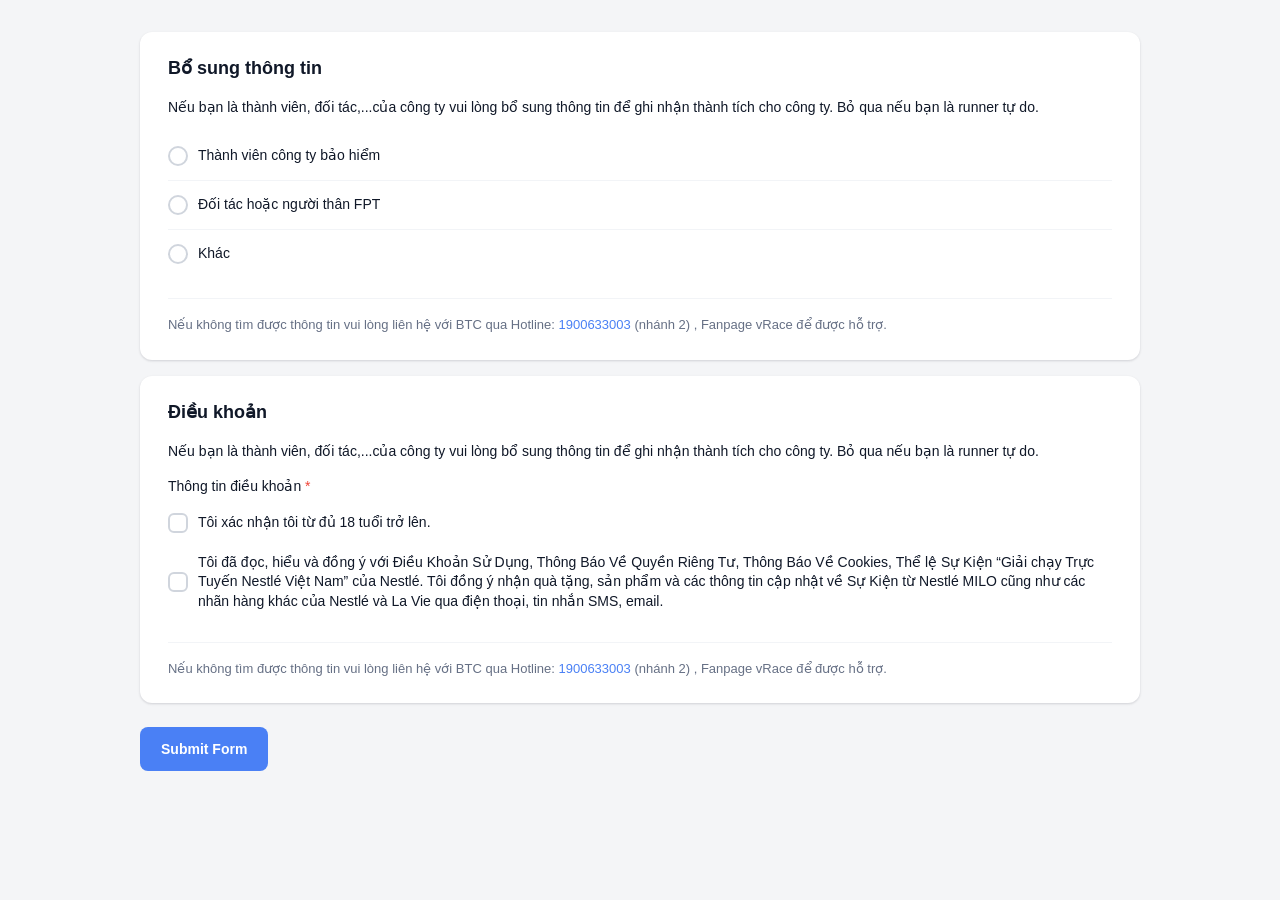
<file: example.html>
<!DOCTYPE html>
<html lang="vi">

<head>
  <meta charset="UTF-8" />
  <meta name="viewport" content="width=device-width, initial-scale=1.0" />

  <title>Dynamic Form Builder Plugin</title>

  <!-- jQuery -->
  <script src="https://code.jquery.com/jquery-3.6.0.min.js"></script>

  <!-- Form Renderer -->
  <script src="form-renderer.js"></script>

  <!-- Plugin CSS -->
  <link rel="stylesheet" href="styles.css" />

  <style>
    body {
      margin: 0;
      padding: 32px;
      background: #f4f5f7;
      font-family: Arial, sans-serif;
    }

    .demo-wrapper {
      max-width: 1000px;
      margin: 0 auto;
    }
  </style>
</head>

<body>

  <div class="demo-wrapper">
    <div class="dfb-wrapper">

      <form id="dynamic-form">
        <div id="dynamic-form-container"></div>

        <div style="margin-top: 24px;">
          <button type="button" id="btn-submit" class="dfb-button">
            Submit Form
          </button>
        </div>
      </form>

    </div>
  </div>

  <script>
    /* =========================================================
       MOCK API LOAD OPTIONS
    ========================================================= */
    function loadSelectOptions(sourceId, callback) {

      const sourceMap = {
        company_source: [
          { value: 'fpt_software', label: 'FPT Software' },
          { value: 'fpt_telecom', label: 'FPT Telecom' },
          { value: 'fpt_education', label: 'FPT Education' }
        ],

        relationship_source: [
          { value: 'partner', label: 'Đối tác' },
          { value: 'relative', label: 'Người thân' }
        ],

        // sourceId từ schema.json — Công ty thành viên trong nhánh "Đối tác hoặc người thân FPT"
        pYpgIJ4BzV6vPH2ttDCu: [
          { value: 'cty_a', label: 'Công ty A' },
          { value: 'cty_b', label: 'Công ty B' },
          { value: 'cty_c', label: 'Công ty C' }
        ]
      };

      setTimeout(function () {
        callback(sourceMap[sourceId] || []);
      }, 500);
    }

    /* =========================================================
       SCHEMA — Boxes format (từ schema.json)
    ========================================================= */
    const schema = [
      {
        "id": "box_1",
        "title": "Bổ sung thông tin",
        "rows": [
          {
            "id": "c_1778640964989_4",
            "variant": "Text",
            "label": "Description",
            "rowIndex": 0,
            "content": "Nếu bạn là thành viên, đối tác,...của công ty vui lòng bổ sung thông tin để ghi nhận thành tích cho công ty. Bỏ qua nếu bạn là runner tự do.",
            "textType": "p"
          },
          {
            "id": "c_1778640992275_6",
            "variant": "Radio",
            "label": "Thông tin thành viên",
            "rowIndex": 1,
            "name": "member_type",
            "description": "",
            "required": true,
            "disabled": false,
            "checked": false,
            "radioType": "component",
            "radioOptions": [
              {
                "label": "Thành viên công ty bảo hiểm",
                "value": "1",
                "components": [
                  {
                    "id": "c_1778641031968_8",
                    "variant": "Input",
                    "label": "Email",
                    "rowIndex": 0,
                    "name": "email",
                    "placeholder": "",
                    "description": "",
                    "required": true,
                    "disabled": false,
                    "value": ""
                  },
                  {
                    "id": "c_1778641040254_10",
                    "variant": "Select",
                    "label": "Công ty thành viên",
                    "rowIndex": 0,
                    "name": "company_type",
                    "placeholder": "",
                    "description": "",
                    "required": true,
                    "disabled": false,
                    "options": [
                      {
                        "label": "Công ty A",
                        "value": "cong_ty_a"
                      },
                      {
                        "label": "Công ty B",
                        "value": "cong_ty_b"
                      }
                    ]
                  }
                ]
              },
              {
                "label": "Đối tác hoặc người thân FPT",
                "value": "2",
                "components": [
                  {
                    "id": "c_1778641288700_12",
                    "variant": "Select",
                    "label": "Mối quan hệ",
                    "rowIndex": 0,
                    "name": "relationship_type",
                    "placeholder": "",
                    "description": "",
                    "required": true,
                    "disabled": false,
                    "options": [
                      {
                        "label": "Đối tác",
                        "value": "1"
                      },
                      {
                        "label": "Người thân",
                        "value": "2"
                      }
                    ]
                  },
                  {
                    "id": "c_1778641290192_14",
                    "variant": "Select",
                    "label": "Công ty thành viên",
                    "rowIndex": 0,
                    "name": "company_member",
                    "placeholder": "",
                    "description": "",
                    "required": false,
                    "disabled": false,
                    "options": [
                      {
                        "label": "Option 1",
                        "value": "Option 1"
                      }
                    ],
                    "sourceId": "pYpgIJ4BzV6vPH2ttDCu"
                  }
                ]
              },
              {
                "label": "Khác",
                "value": "3",
                "components": []
              }
            ]
          },
          {
            "id": "c_1779098552905_2",
            "variant": "HTML",
            "label": "Footer",
            "rowIndex": 2,
            "content": "Nếu không tìm được thông tin vui lòng liên hệ với BTC qua Hotline: <a class=\"color-link\" href=\"tel:1900633003:2\">1900633003</a> &lpar;nhánh 2&rpar; , Fanpage vRace để được hỗ trợ."
          }
        ]
      },
      {
        "id": "box_3",
        "title": "Điều khoản",
        "rows": [
          {
            "id": "c_1779263697964_3",
            "variant": "Text",
            "label": "Mô tả",
            "rowIndex": 0,
            "content": "Nếu bạn là thành viên, đối tác,...của công ty vui lòng bổ sung thông tin để ghi nhận thành tích cho công ty. Bỏ qua nếu bạn là runner tự do.",
            "textType": "p"
          },
          {
            "id": "c_1779263720877_5",
            "variant": "Checkbox",
            "label": "Thông tin điều khoản",
            "rowIndex": 1,
            "name": "policy_ids",
            "description": "",
            "required": true,
            "disabled": false,
            "checked": false,
            "options": [
              {
                "label": "Tôi xác nhận tôi từ đủ 18 tuổi trở lên.",
                "value": "1"
              },
              {
                "label": "Tôi đã đọc, hiểu và đồng ý với Điều Khoản Sử Dụng, Thông Báo Về Quyền Riêng Tư, Thông Báo Về Cookies, Thể lệ Sự Kiện “Giải chạy Trực Tuyến Nestlé Việt Nam” của Nestlé. Tôi đồng ý nhận quà tặng, sản phẩm và các thông tin cập nhật về Sự Kiện từ Nestlé MILO cũng như các nhãn hàng khác của Nestlé và La Vie qua điện thoại, tin nhắn SMS, email.",
                "value": "2"
              }
            ]
          },
          {
            "id": "c_1779263782762_7",
            "variant": "HTML",
            "label": "New HTML",
            "rowIndex": 2,
            "content": "Nếu không tìm được thông tin vui lòng liên hệ với BTC qua Hotline: <a class=\"color-link\" href=\"tel:1900633003:2\">1900633003</a> &lpar;nhánh 2&rpar; , Fanpage vRace để được hỗ trợ."
          }
        ]
      }
    ];

    /* =========================================================
       INIT RENDERER
    ========================================================= */
    const renderer = new FormRenderer({
      container: '#dynamic-form-container',
      data: schema,
      submitBtn: '#btn-submit',

      /* =====================================================
         CUSTOM CLASSES
      ===================================================== */
      classes: {
        formGroup: 'dfb-field',
        formLabel: 'dfb-label',
        formControl: 'dfb-input',
        inputWrapper: null,
        hasError: 'dfb-has-error',
        hasSuccess: '',
        isInvalid: 'dfb-invalid',
        helpText: 'dfb-help',
        requiredMark: 'dfb-required',
        row: 'dfb-row',
        col: function (n) {
          return 'dfb-col-' + n;
        },
        checkboxWrapper: 'dfb-checkbox-item',
        radioWrapper: 'dfb-radio-item',
        checkboxLabel: 'dfb-checkbox-label',
        radioLabel: 'dfb-radio-label',
        checkboxInput: 'dfb-checkbox-input',
        radioInput: 'dfb-radio-input',
        floatWrap: 'dfb-float-wrap',
        floatFilled: 'dfb-is-filled',
        boxWrapper: 'dfb-box',
        boxTitle: 'dfb-box__title',
        boxBody: 'dfb-box__body'
      },

      /* =====================================================
         LOAD DYNAMIC OPTIONS
      ===================================================== */
      loadOptions: function (sourceId, callback) {
        loadSelectOptions(sourceId, callback);
      },

      /* =====================================================
         ON CHANGE
      ===================================================== */
      onChange: function (name, value, component) {
        console.log('FIELD CHANGE');
        console.log({
          name: name,
          value: value,
          component: component
        });
      },

      /* =====================================================
         ON SUBMIT
      ===================================================== */
      onSubmit: function (values) {
        console.log('FORM VALUES');
        console.log(values);
        alert(
          'Submit thành công.\n\n' +
          JSON.stringify(values, null, 4)
        );
      }
    });

    /* =========================================================
       RENDER
    ========================================================= */
    renderer.render();
  </script>

</body>

</html>
</file>
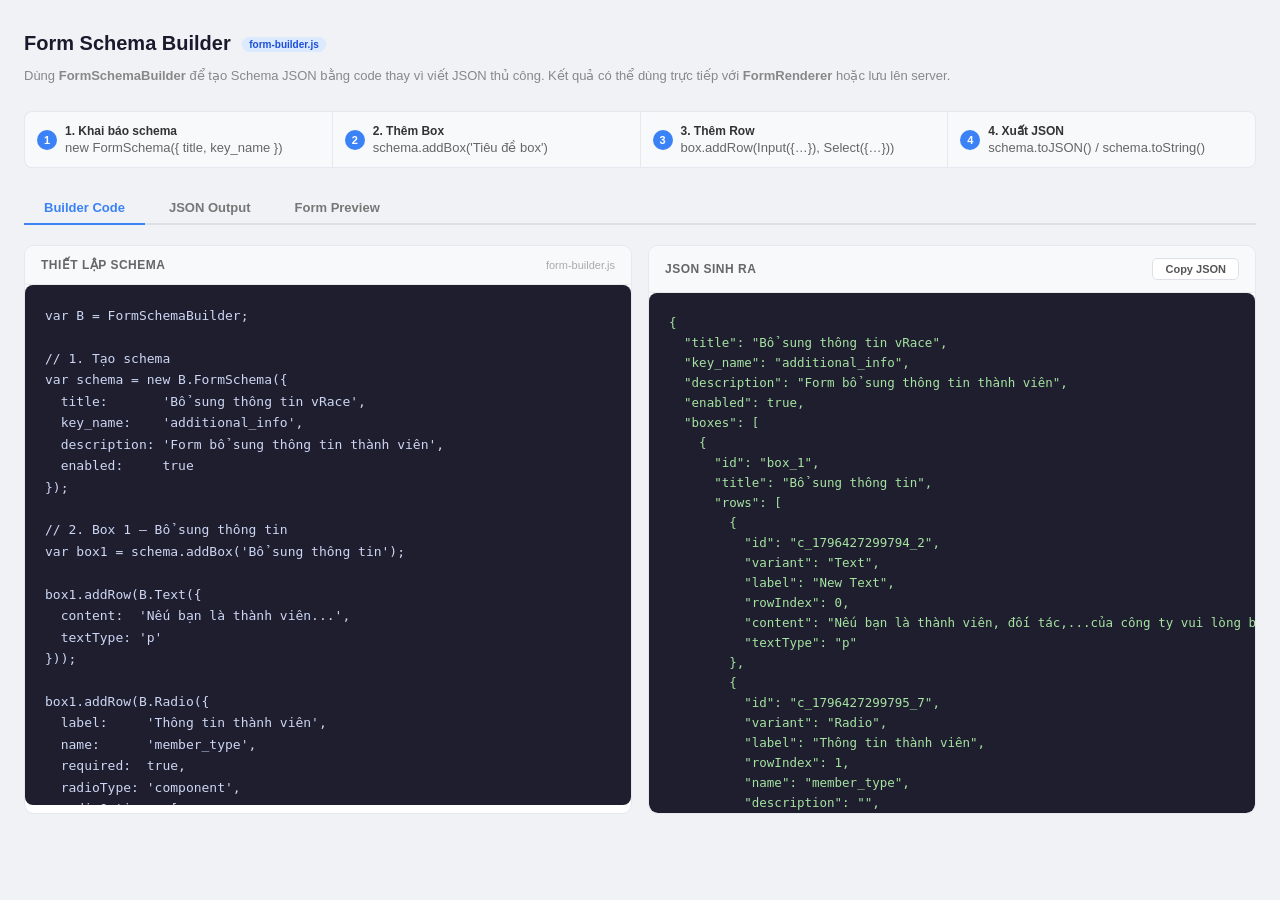
<file: builder/example.html>
<!DOCTYPE html>
<html lang="vi">

<head>
  <meta charset="UTF-8" />
  <meta name="viewport" content="width=device-width, initial-scale=1.0" />
  <title>Form Schema Builder — Ví dụ thiết lập Schema</title>

  <!-- jQuery -->
  <script src="https://code.jquery.com/jquery-3.6.0.min.js"></script>

  <!-- Builder + Renderer -->
  <script src="form-builder.js"></script>
  <script src="/renderer/form-renderer.js"></script>

  <!-- Plugin CSS -->
  <link rel="stylesheet" href="/renderer/styles.css" />

  <style>
    *, *::before, *::after { box-sizing: border-box; }

    body {
      margin: 0;
      padding: 32px 24px;
      background: #f0f2f5;
      font-family: Arial, sans-serif;
      color: #333;
    }

    h1 {
      font-size: 20px;
      font-weight: 700;
      color: #1a1a2e;
      margin: 0 0 4px;
    }

    .page-subtitle {
      font-size: 13px;
      color: #888;
      margin-bottom: 28px;
    }

    /* ── Tabs ── */
    .tabs {
      display: flex;
      gap: 4px;
      border-bottom: 2px solid #dde1e7;
      margin-bottom: 20px;
    }

    .tab-btn {
      padding: 8px 20px;
      font-size: 13px;
      font-weight: 600;
      border: none;
      background: none;
      cursor: pointer;
      border-bottom: 2px solid transparent;
      margin-bottom: -2px;
      color: #777;
      transition: all .2s;
    }

    .tab-btn:hover { color: #3b82f6; }
    .tab-btn.active { color: #3b82f6; border-bottom-color: #3b82f6; }

    .tab-panel { display: none; }
    .tab-panel.active { display: block; }

    /* ── Card ── */
    .card {
      background: #fff;
      border-radius: 10px;
      border: 1px solid #e4e8ef;
      overflow: hidden;
    }

    .card-header {
      display: flex;
      align-items: center;
      justify-content: space-between;
      padding: 12px 16px;
      background: #f8f9fb;
      border-bottom: 1px solid #e4e8ef;
    }

    .card-header-title {
      font-size: 12px;
      font-weight: 700;
      text-transform: uppercase;
      letter-spacing: .5px;
      color: #666;
    }

    .card-body {
      padding: 20px;
    }

    /* ── Code block ── */
    .code-wrap {
      position: relative;
    }

    .code-block {
      background: #1e1e2e;
      color: #cdd6f4;
      font-family: 'Consolas', 'Fira Code', monospace;
      font-size: 13px;
      line-height: 1.65;
      padding: 20px;
      border-radius: 8px;
      overflow: auto;
      max-height: 520px;
      margin: 0;
      white-space: pre;
    }

    /* simple keyword colours */
    .kw { color: #cba6f7; }      /* var const function new */
    .fn { color: #89b4fa; }      /* function names */
    .str { color: #a6e3a1; }     /* strings */
    .cm { color: #6c7086; font-style: italic; } /* comments */
    .num { color: #fab387; }     /* numbers/booleans */
    .prop { color: #89dceb; }    /* object props */

    /* ── JSON output ── */
    .json-wrap { position: relative; }

    #json-output {
      background: #1e1e2e;
      color: #a6e3a1;
      font-family: 'Consolas', 'Fira Code', monospace;
      font-size: 12.5px;
      line-height: 1.6;
      padding: 20px;
      border-radius: 8px;
      overflow: auto;
      max-height: 520px;
      margin: 0;
      white-space: pre;
    }

    /* ── Copy button ── */
    .btn-copy {
      font-size: 11px;
      font-weight: 600;
      padding: 4px 12px;
      border-radius: 5px;
      border: 1px solid #dde1e7;
      background: #fff;
      color: #555;
      cursor: pointer;
      transition: all .2s;
    }

    .btn-copy:hover { background: #f0f2f5; }
    .btn-copy.copied { background: #dcfce7; color: #16a34a; border-color: #86efac; }

    /* ── Split layout ── */
    .split {
      display: grid;
      grid-template-columns: 1fr 1fr;
      gap: 16px;
      margin-bottom: 20px;
    }

    @media (max-width: 900px) {
      .split { grid-template-columns: 1fr; }
    }

    /* ── Preview section ── */
    .section-title {
      font-size: 13px;
      font-weight: 700;
      color: #555;
      text-transform: uppercase;
      letter-spacing: .5px;
      margin-bottom: 12px;
    }

    .dfb-wrapper {
      max-width: 720px;
    }

    /* ── Badge ── */
    .badge {
      display: inline-block;
      font-size: 10px;
      font-weight: 700;
      padding: 2px 7px;
      border-radius: 10px;
      background: #dbeafe;
      color: #1d4ed8;
      margin-left: 6px;
      vertical-align: middle;
    }

    /* ── Step indicator ── */
    .steps {
      display: flex;
      gap: 0;
      margin-bottom: 24px;
      counter-reset: step;
    }

    .step {
      flex: 1;
      position: relative;
      padding: 12px 16px 12px 40px;
      background: #f8f9fb;
      border: 1px solid #e4e8ef;
      border-right: none;
      font-size: 13px;
      color: #666;
    }

    .step:first-child { border-radius: 8px 0 0 8px; }
    .step:last-child  { border-right: 1px solid #e4e8ef; border-radius: 0 8px 8px 0; }

    .step::before {
      counter-increment: step;
      content: counter(step);
      position: absolute;
      left: 12px;
      top: 50%;
      transform: translateY(-50%);
      width: 20px;
      height: 20px;
      border-radius: 50%;
      background: #3b82f6;
      color: #fff;
      font-size: 11px;
      font-weight: 700;
      display: flex;
      align-items: center;
      justify-content: center;
    }

    .step strong { display: block; color: #333; font-size: 12px; margin-bottom: 2px; }
  </style>
</head>

<body>

  <h1>Form Schema Builder <span class="badge">form-builder.js</span></h1>
  <p class="page-subtitle">
    Dùng <strong>FormSchemaBuilder</strong> để tạo Schema JSON bằng code thay vì viết JSON thủ công.
    Kết quả có thể dùng trực tiếp với <strong>FormRenderer</strong> hoặc lưu lên server.
  </p>

  <!-- Steps -->
  <div class="steps">
    <div class="step"><strong>1. Khai báo schema</strong>new FormSchema({ title, key_name })</div>
    <div class="step"><strong>2. Thêm Box</strong>schema.addBox('Tiêu đề box')</div>
    <div class="step"><strong>3. Thêm Row</strong>box.addRow(Input({…}), Select({…}))</div>
    <div class="step"><strong>4. Xuất JSON</strong>schema.toJSON() / schema.toString()</div>
  </div>

  <!-- Tabs -->
  <div class="tabs">
    <button class="tab-btn active" onclick="switchTab('code')">Builder Code</button>
    <button class="tab-btn" onclick="switchTab('json')">JSON Output</button>
    <button class="tab-btn" onclick="switchTab('preview')">Form Preview</button>
  </div>

  <!-- Tab: Code -->
  <div class="tab-panel active" id="tab-code">
    <div class="split">
      <div class="card">
        <div class="card-header">
          <span class="card-header-title">Thiết lập Schema</span>
          <span style="font-size:11px;color:#aaa;">form-builder.js</span>
        </div>
        <div class="code-wrap">
          <pre class="code-block" id="builder-code"></pre>
        </div>
      </div>

      <div class="card">
        <div class="card-header">
          <span class="card-header-title">JSON sinh ra</span>
          <button class="btn-copy" id="copy-btn-code" onclick="copyJSON('copy-btn-code')">Copy JSON</button>
        </div>
        <div class="json-wrap">
          <pre id="json-output"></pre>
        </div>
      </div>
    </div>
  </div>

  <!-- Tab: JSON -->
  <div class="tab-panel" id="tab-json">
    <div class="card">
      <div class="card-header">
        <span class="card-header-title">JSON Schema đầy đủ</span>
        <button class="btn-copy" id="copy-btn-json" onclick="copyJSON('copy-btn-json')">Copy JSON</button>
      </div>
      <div class="json-wrap">
        <pre id="json-output-full"></pre>
      </div>
    </div>
  </div>

  <!-- Tab: Preview -->
  <div class="tab-panel" id="tab-preview">
    <div class="card">
      <div class="card-header">
        <span class="card-header-title">Form Preview</span>
        <span style="font-size:11px;color:#aaa;">Render bởi form-renderer.js</span>
      </div>
      <div class="card-body">
        <div class="dfb-wrapper">
          <form id="dynamic-form">
            <div id="dynamic-form-container"></div>
            <div style="margin-top: 20px;">
              <button type="button" id="btn-submit" class="dfb-button">Submit Form</button>
            </div>
          </form>
        </div>
      </div>
    </div>
  </div>

  <script>
    /* =========================================================
       BUILD SCHEMA BẰNG FormSchemaBuilder
    ========================================================= */
    var B = FormSchemaBuilder;

    var schema = new B.FormSchema({
      title: 'Bổ sung thông tin vRace',
      key_name: 'additional_info',
      description: 'Form bổ sung thông tin thành viên',
      enabled: true
    });

    /* ── Box 1: Bổ sung thông tin ── */
    var box1 = schema.addBox('Bổ sung thông tin');

    box1.addRow(B.Text({
      content: 'Nếu bạn là thành viên, đối tác,...của công ty vui lòng bổ sung thông tin để ghi nhận thành tích cho công ty. Bỏ qua nếu bạn là runner tự do.',
      textType: 'p'
    }));

    box1.addRow(B.Radio({
      label: 'Thông tin thành viên',
      name: 'member_type',
      required: true,
      radioType: 'component',
      radioOptions: [
        B.RadioOption({
          label: 'Thành viên công ty bảo hiểm',
          value: '1',
          components: [
            B.Input({ label: 'Email', name: 'email', required: true }),
            B.Select({
              label: 'Công ty thành viên',
              name: 'company_type',
              required: true,
              options: [
                { label: 'Công ty A', value: 'cong_ty_a' },
                { label: 'Công ty B', value: 'cong_ty_b' }
              ]
            })
          ]
        }),
        B.RadioOption({
          label: 'Đối tác hoặc người thân FPT',
          value: '2',
          components: [
            B.Select({
              label: 'Mối quan hệ',
              name: 'relationship_type',
              required: true,
              options: [
                { label: 'Đối tác', value: '1' },
                { label: 'Người thân', value: '2' }
              ]
            }),
            B.Select({
              label: 'Công ty thành viên',
              name: 'company_member',
              sourceId: 'pYpgIJ4BzV6vPH2ttDCu'
            })
          ]
        }),
        B.RadioOption({ label: 'Khác', value: '3' })
      ]
    }));

    box1.addRow(B.HTML({
      content: 'Nếu không tìm được thông tin vui lòng liên hệ với BTC qua Hotline: <a href="tel:1900633003">1900633003</a>, Fanpage vRace để được hỗ trợ.'
    }));

    /* ── Box 2: Điều khoản ── */
    var box2 = schema.addBox('Điều khoản');

    box2.addRow(B.Text({
      content: 'Vui lòng đọc và xác nhận điều khoản trước khi tiếp tục.',
      textType: 'p'
    }));

    box2.addRow(B.Checkbox({
      label: 'Thông tin điều khoản',
      name: 'policy_ids',
      required: true,
      options: [
        { label: 'Tôi xác nhận tôi từ đủ 18 tuổi trở lên.', value: '1' },
        { label: 'Tôi đã đọc, hiểu và đồng ý với Điều Khoản Sử Dụng và Thể lệ Sự Kiện.', value: '2' }
      ]
    }));

    box2.addRow(B.HTML({
      content: 'Nếu không tìm được thông tin vui lòng liên hệ với BTC qua Hotline: <a href="tel:1900633003">1900633003</a>, Fanpage vRace để được hỗ trợ.'
    }));

    /* =========================================================
       XUẤT JSON
    ========================================================= */
    var schemaJSON = schema.toJSON();
    var jsonStr = schema.toString();

    document.getElementById('json-output').textContent = jsonStr;
    document.getElementById('json-output-full').textContent = jsonStr;

    /* =========================================================
       RENDER FORM PREVIEW
    ========================================================= */
    var renderer = new FormRenderer({
      container: '#dynamic-form-container',
      data: schemaJSON.boxes,
      submitBtn: '#btn-submit',

      classes: {
        formGroup: 'dfb-field',
        formLabel: 'dfb-label',
        formControl: 'dfb-input',
        inputWrapper: null,
        hasError: 'dfb-has-error',
        hasSuccess: '',
        isInvalid: 'dfb-invalid',
        helpText: 'dfb-help',
        requiredMark: 'dfb-required',
        row: 'dfb-row',
        col: function (n) { return 'dfb-col-' + n; },
        checkboxWrapper: 'dfb-checkbox-item',
        radioWrapper: 'dfb-radio-item',
        checkboxLabel: 'dfb-checkbox-label',
        radioLabel: 'dfb-radio-label',
        checkboxInput: 'dfb-checkbox-input',
        radioInput: 'dfb-radio-input',
        floatWrap: 'dfb-float-wrap',
        floatFilled: 'dfb-is-filled',
        boxWrapper: 'dfb-box',
        boxTitle: 'dfb-box__title',
        boxBody: 'dfb-box__body'
      },

      loadOptions: function (sourceId, callback) {
        var sourceMap = {
          'pYpgIJ4BzV6vPH2ttDCu': [
            { value: 'cty_a', label: 'Công ty A' },
            { value: 'cty_b', label: 'Công ty B' },
            { value: 'cty_c', label: 'Công ty C' }
          ]
        };
        setTimeout(function () { callback(sourceMap[sourceId] || []); }, 400);
      },

      onChange: function (name, value) {
        console.log('[onChange]', name, '=', value);
      },

      onSubmit: function (values) {
        alert('Submit thành công.\n\n' + JSON.stringify(values, null, 2));
      }
    });

    renderer.render();

    /* =========================================================
       HIỂN THỊ CODE NGUỒN (literal)
    ========================================================= */
    var builderSrc = [
      "var B = FormSchemaBuilder;",
      "",
      "// 1. Tạo schema",
      "var schema = new B.FormSchema({",
      "  title:       'Bổ sung thông tin vRace',",
      "  key_name:    'additional_info',",
      "  description: 'Form bổ sung thông tin thành viên',",
      "  enabled:     true",
      "});",
      "",
      "// 2. Box 1 — Bổ sung thông tin",
      "var box1 = schema.addBox('Bổ sung thông tin');",
      "",
      "box1.addRow(B.Text({",
      "  content:  'Nếu bạn là thành viên...',",
      "  textType: 'p'",
      "}));",
      "",
      "box1.addRow(B.Radio({",
      "  label:     'Thông tin thành viên',",
      "  name:      'member_type',",
      "  required:  true,",
      "  radioType: 'component',",
      "  radioOptions: [",
      "    B.RadioOption({",
      "      label: 'Thành viên công ty bảo hiểm', value: '1',",
      "      components: [",
      "        B.Input({ label: 'Email', name: 'email', required: true }),",
      "        B.Select({",
      "          label: 'Công ty thành viên', name: 'company_type',",
      "          required: true,",
      "          options: [",
      "            { label: 'Công ty A', value: 'cong_ty_a' },",
      "            { label: 'Công ty B', value: 'cong_ty_b' }",
      "          ]",
      "        })",
      "      ]",
      "    }),",
      "    B.RadioOption({",
      "      label: 'Đối tác hoặc người thân FPT', value: '2',",
      "      components: [",
      "        B.Select({",
      "          label: 'Mối quan hệ', name: 'relationship_type',",
      "          required: true,",
      "          options: [",
      "            { label: 'Đối tác',   value: '1' },",
      "            { label: 'Người thân', value: '2' }",
      "          ]",
      "        }),",
      "        B.Select({",
      "          label:    'Công ty thành viên',",
      "          name:     'company_member',",
      "          sourceId: 'pYpgIJ4BzV6vPH2ttDCu'  // dynamic options",
      "        })",
      "      ]",
      "    }),",
      "    B.RadioOption({ label: 'Khác', value: '3' })",
      "  ]",
      "}));",
      "",
      "box1.addRow(B.HTML({ content: 'Hotline: <a href=\"tel:1900633003\">1900633003</a>' }));",
      "",
      "// 3. Box 2 — Điều khoản",
      "var box2 = schema.addBox('Điều khoản');",
      "",
      "box2.addRow(B.Text({ content: 'Vui lòng đọc và xác nhận...', textType: 'p' }));",
      "",
      "box2.addRow(B.Checkbox({",
      "  label:    'Thông tin điều khoản',",
      "  name:     'policy_ids',",
      "  required: true,",
      "  options: [",
      "    { label: 'Tôi xác nhận tôi từ đủ 18 tuổi trở lên.', value: '1' },",
      "    { label: 'Tôi đã đọc và đồng ý Điều Khoản Sử Dụng.', value: '2' }",
      "  ]",
      "}));",
      "",
      "// 4. Xuất JSON",
      "var json   = schema.toJSON();    // object",
      "var jsonStr = schema.toString(); // chuỗi JSON đẹp"
    ].join('\n');

    document.getElementById('builder-code').textContent = builderSrc;

    /* =========================================================
       TAB SWITCHING
    ========================================================= */
    function switchTab(name) {
      document.querySelectorAll('.tab-btn').forEach(function (b) { b.classList.remove('active'); });
      document.querySelectorAll('.tab-panel').forEach(function (p) { p.classList.remove('active'); });
      document.querySelector('.tab-btn[onclick*="' + name + '"]').classList.add('active');
      document.getElementById('tab-' + name).classList.add('active');
    }

    /* =========================================================
       COPY JSON
    ========================================================= */
    function copyJSON(btnId) {
      var text = jsonStr;
      if (navigator.clipboard) {
        navigator.clipboard.writeText(text).then(function () { flashCopied(btnId); });
      } else {
        var ta = document.createElement('textarea');
        ta.value = text;
        document.body.appendChild(ta);
        ta.select();
        document.execCommand('copy');
        document.body.removeChild(ta);
        flashCopied(btnId);
      }
    }

    function flashCopied(btnId) {
      var btn = document.getElementById(btnId);
      btn.textContent = 'Copied!';
      btn.classList.add('copied');
      setTimeout(function () {
        btn.textContent = 'Copy JSON';
        btn.classList.remove('copied');
      }, 2000);
    }
  </script>

</body>
</html>
</file>
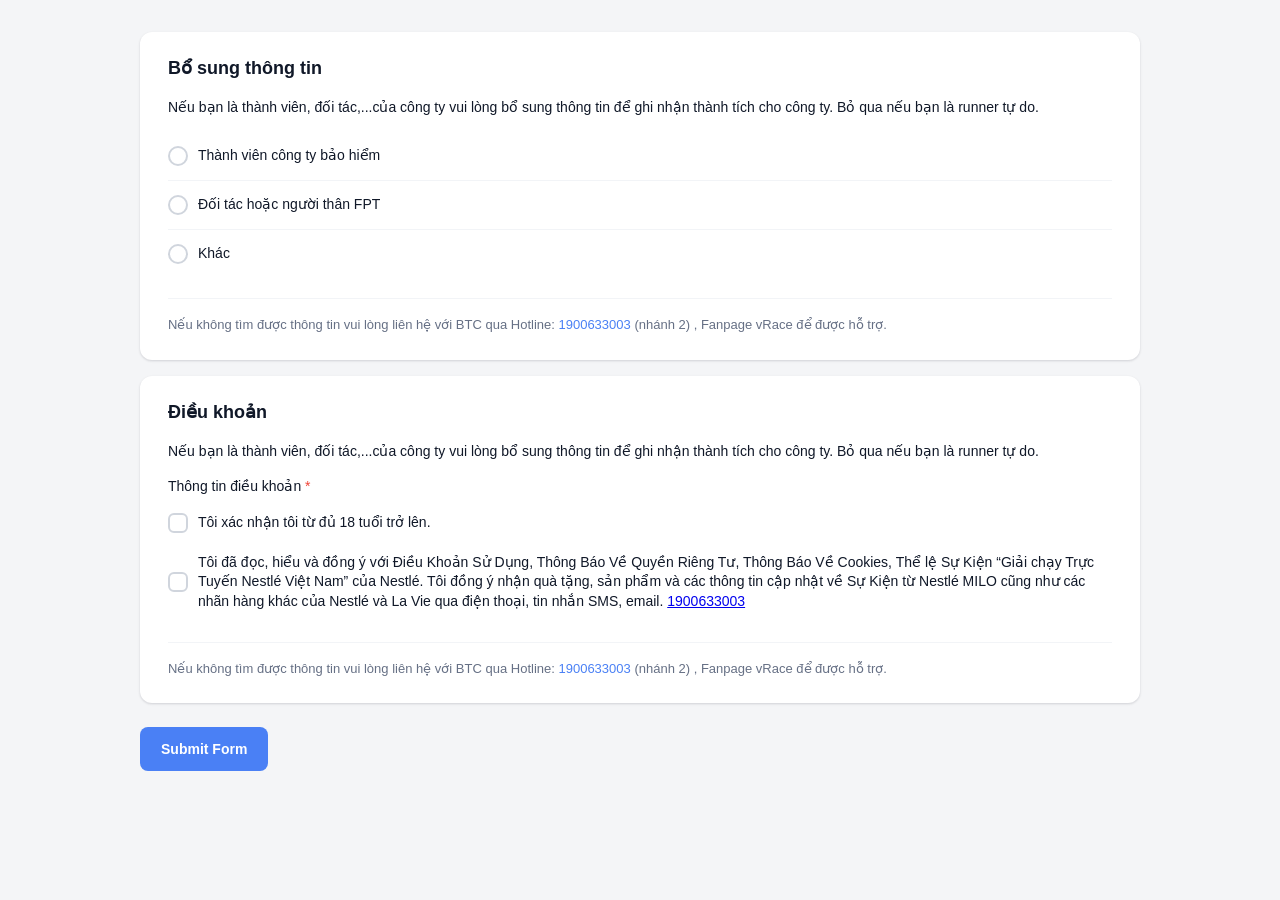
<file: renderer/example.html>
<!DOCTYPE html>
<html lang="vi">

<head>
  <meta charset="UTF-8" />
  <meta name="viewport" content="width=device-width, initial-scale=1.0" />

  <title>Dynamic Form Builder Plugin</title>

  <!-- jQuery -->
  <script src="https://code.jquery.com/jquery-3.6.0.min.js"></script>

  <!-- Form Renderer -->
  <script src="form-renderer.js"></script>

  <!-- Plugin CSS -->
  <link rel="stylesheet" href="styles.css" />

  <style>
    body {
      margin: 0;
      padding: 32px;
      background: #f4f5f7;
      font-family: Arial, sans-serif;
    }

    .demo-wrapper {
      max-width: 1000px;
      margin: 0 auto;
    }
  </style>
</head>

<body>

  <div class="demo-wrapper">
    <div class="dfb-wrapper">

      <form id="dynamic-form">
        <div id="dynamic-form-container"></div>

        <div style="margin-top: 24px;">
          <button type="button" id="btn-submit" class="dfb-button">
            Submit Form
          </button>
        </div>
      </form>

    </div>
  </div>

  <script>
    /* =========================================================
       MOCK API LOAD OPTIONS
    ========================================================= */
    function loadSelectOptions(sourceId, callback) {

      const sourceMap = {
        company_source: [
          { value: 'fpt_software', label: 'FPT Software' },
          { value: 'fpt_telecom', label: 'FPT Telecom' },
          { value: 'fpt_education', label: 'FPT Education' }
        ],

        relationship_source: [
          { value: 'partner', label: 'Đối tác' },
          { value: 'relative', label: 'Người thân' }
        ],

        // sourceId từ schema.json — Công ty thành viên trong nhánh "Đối tác hoặc người thân FPT"
        pYpgIJ4BzV6vPH2ttDCu: [
          { value: 'cty_a', label: 'Công ty A' },
          { value: 'cty_b', label: 'Công ty B' },
          { value: 'cty_c', label: 'Công ty C' }
        ]
      };

      setTimeout(function () {
        callback(sourceMap[sourceId] || []);
      }, 500);
    }

    /* =========================================================
       SCHEMA — Boxes format (từ schema.json)
    ========================================================= */
    const schema = [
      {
        "id": "box_1",
        "title": "Bổ sung thông tin",
        "rows": [
          {
            "id": "c_1778640964989_4",
            "variant": "Text",
            "label": "Description",
            "rowIndex": 0,
            "content": "Nếu bạn là thành viên, đối tác,...của công ty vui lòng bổ sung thông tin để ghi nhận thành tích cho công ty. Bỏ qua nếu bạn là runner tự do.",
            "textType": "p"
          },
          {
            "id": "c_1778640992275_6",
            "variant": "Radio",
            "label": "Thông tin thành viên",
            "rowIndex": 1,
            "name": "member_type",
            "description": "",
            "required": true,
            "disabled": false,
            "checked": false,
            "radioType": "component",
            "radioOptions": [
              {
                "label": "Thành viên công ty bảo hiểm",
                "value": "1",
                "components": [
                  {
                    "id": "c_1778641031968_8",
                    "variant": "Input",
                    "label": "Email",
                    "rowIndex": 0,
                    "name": "email",
                    "placeholder": "",
                    "description": "",
                    "required": true,
                    "disabled": false,
                    "value": ""
                  },
                  {
                    "id": "c_1778641040254_10",
                    "variant": "Select",
                    "label": "Công ty thành viên",
                    "rowIndex": 0,
                    "name": "company_type",
                    "placeholder": "",
                    "description": "",
                    "required": true,
                    "disabled": false,
                    "options": [
                      {
                        "label": "Công ty A",
                        "value": "cong_ty_a"
                      },
                      {
                        "label": "Công ty B",
                        "value": "cong_ty_b"
                      }
                    ]
                  }
                ]
              },
              {
                "label": "Đối tác hoặc người thân FPT",
                "value": "2",
                "components": [
                  {
                    "id": "c_1778641288700_12",
                    "variant": "Select",
                    "label": "Mối quan hệ",
                    "rowIndex": 0,
                    "name": "relationship_type",
                    "placeholder": "",
                    "description": "",
                    "required": true,
                    "disabled": false,
                    "options": [
                      {
                        "label": "Đối tác",
                        "value": "1"
                      },
                      {
                        "label": "Người thân",
                        "value": "2"
                      }
                    ]
                  },
                  {
                    "id": "c_1778641290192_14",
                    "variant": "Select",
                    "label": "Công ty thành viên",
                    "rowIndex": 0,
                    "name": "company_member",
                    "placeholder": "",
                    "description": "",
                    "required": false,
                    "disabled": false,
                    "options": [
                      {
                        "label": "Option 1",
                        "value": "Option 1"
                      }
                    ],
                    "sourceId": "pYpgIJ4BzV6vPH2ttDCu"
                  }
                ]
              },
              {
                "label": "Khác",
                "value": "3",
                "components": []
              }
            ]
          },
          {
            "id": "c_1779098552905_2",
            "variant": "HTML",
            "label": "Footer",
            "rowIndex": 2,
            "content": "Nếu không tìm được thông tin vui lòng liên hệ với BTC qua Hotline: <a class=\"color-link\" href=\"tel:1900633003:2\">1900633003</a> &lpar;nhánh 2&rpar; , Fanpage vRace để được hỗ trợ."
          }
        ]
      },
      {
        "id": "box_3",
        "title": "Điều khoản",
        "rows": [
          {
            "id": "c_1779263697964_3",
            "variant": "Text",
            "label": "Mô tả",
            "rowIndex": 0,
            "content": "Nếu bạn là thành viên, đối tác,...của công ty vui lòng bổ sung thông tin để ghi nhận thành tích cho công ty. Bỏ qua nếu bạn là runner tự do.",
            "textType": "p"
          },
          {
            "id": "c_1779263720877_5",
            "variant": "Checkbox",
            "label": "Thông tin điều khoản",
            "rowIndex": 1,
            "name": "policy_ids",
            "description": "",
            "required": true,
            "disabled": false,
            "checked": false,
            "htmlLabels": true,
            "options": [
              {
                "label": "Tôi xác nhận tôi từ đủ 18 tuổi trở lên.",
                "value": "1"
              },
              {
                "label": "Tôi đã đọc, hiểu và đồng ý với Điều Khoản Sử Dụng, Thông Báo Về Quyền Riêng Tư, Thông Báo Về Cookies, Thể lệ Sự Kiện “Giải chạy Trực Tuyến Nestlé Việt Nam” của Nestlé. Tôi đồng ý nhận quà tặng, sản phẩm và các thông tin cập nhật về Sự Kiện từ Nestlé MILO cũng như các nhãn hàng khác của Nestlé và La Vie qua điện thoại, tin nhắn SMS, email. <a class=\"color-link\" href=\"tel:1900633003:2\">1900633003</a>",
                "value": "2"
              }
            ]
          },
          {
            "id": "c_1779263782762_7",
            "variant": "HTML",
            "label": "New HTML",
            "rowIndex": 2,
            "content": "Nếu không tìm được thông tin vui lòng liên hệ với BTC qua Hotline: <a class=\"color-link\" href=\"tel:1900633003:2\">1900633003</a> &lpar;nhánh 2&rpar; , Fanpage vRace để được hỗ trợ."
          }
        ]
      }
    ];

    /* =========================================================
       INIT RENDERER
    ========================================================= */
    const renderer = new FormRenderer({
      container: '#dynamic-form-container',
      data: schema,
      submitBtn: '#btn-submit',

      /* =====================================================
         CUSTOM CLASSES
      ===================================================== */
      classes: {
        formGroup: 'dfb-field',
        formLabel: 'dfb-label',
        formControl: 'dfb-input',
        inputWrapper: null,
        hasError: 'dfb-has-error',
        hasSuccess: '',
        isInvalid: 'dfb-invalid',
        helpText: 'dfb-help',
        requiredMark: 'dfb-required',
        row: 'dfb-row',
        col: function (n) {
          return 'dfb-col-' + n;
        },
        checkboxWrapper: 'dfb-checkbox-item',
        radioWrapper: 'dfb-radio-item',
        checkboxLabel: 'dfb-checkbox-label',
        radioLabel: 'dfb-radio-label',
        checkboxInput: 'dfb-checkbox-input',
        radioInput: 'dfb-radio-input',
        floatWrap: 'dfb-float-wrap',
        floatFilled: 'dfb-is-filled',
        boxWrapper: 'dfb-box',
        boxTitle: 'dfb-box__title',
        boxBody: 'dfb-box__body'
      },

      /* =====================================================
         LOAD DYNAMIC OPTIONS
      ===================================================== */
      loadOptions: function (sourceId, callback) {
        loadSelectOptions(sourceId, callback);
      },

      /* =====================================================
         ON CHANGE
      ===================================================== */
      onChange: function (name, value, component) {
        console.log('FIELD CHANGE');
        console.log({
          name: name,
          value: value,
          component: component
        });
      },

      /* =====================================================
         ON SUBMIT
      ===================================================== */
      onSubmit: function (values) {
        console.log('FORM VALUES');
        console.log(values);
        alert(
          'Submit thành công.\n\n' +
          JSON.stringify(values, null, 4)
        );
      }
    });

    /* =========================================================
       RENDER
    ========================================================= */
    renderer.render();
  </script>

</body>

</html>
</file>
<file: styles.css>
/* ==========================================================================
   Dynamic Form Builder Plugin CSS
   Namespace: dfb- (dynamic-form-builder)
   ========================================================================== */

/* ===== VARIABLES ===== */
:root {
    --dfb-primary: #4a80f5;
    --dfb-primary-light: rgba(74, 128, 245, 0.12);
    --dfb-border: #d0d5dd;
    --dfb-border-light: #f2f4f7;
    --dfb-text: #101828;
    --dfb-muted: #667085;
    --dfb-error: #f04438;
    --dfb-bg: #ffffff;
    --dfb-radius: 8px;
    --dfb-transition: .15s ease;
    --dfb-shadow:
        0 1px 3px rgba(16, 24, 40, .1),
        0 1px 2px rgba(16, 24, 40, .06);
}

/* ===== RESET ===== */
.dfb-wrapper,
.dfb-wrapper *,
.dfb-wrapper *::before,
.dfb-wrapper *::after {
    box-sizing: border-box;
}

/* ===== ROOT WRAPPER ===== */
.dfb-wrapper {
    width: 100%;
    color: var(--dfb-text);
    font-family:
        -apple-system,
        BlinkMacSystemFont,
        "Segoe UI",
        Roboto,
        "Helvetica Neue",
        Arial,
        sans-serif;
    font-size: 14px;
    line-height: 1.5;
}

/* ===== CARD ===== */
.dfb-card {
    width: 100%;
    background: var(--dfb-bg);
    border-radius: 12px;
    padding: 24px 28px;
    box-shadow: var(--dfb-shadow);
}

.dfb-card__title {
    margin: 0 0 16px;
    font-size: 18px;
    font-weight: 700;
    line-height: 1.4;
    color: var(--dfb-text);
}

/* ===== FIELD ===== */
.dfb-field {
    margin-bottom: 20px;
    width: 100%;
}

/* ===== TEXT COMPONENT ===== */
.dfb-field>p,
.dfb-text {
    margin: 0 0 16px;
    color: var(--dfb-muted);
    font-size: 13px;
    line-height: 1.6;
}

/* ===== LABEL ===== */
.dfb-label {
    display: inline-block;
    margin-bottom: 6px;
    color: var(--dfb-text);
    font-size: 14px;
    font-weight: 500;
    line-height: 1.4;
}

/* ===== FLOATING LABEL WRAPPER ===== */
.dfb-float-wrap {
    position: relative;
    width: 100%;
}

/* ===== INPUT / SELECT / TEXTAREA ===== */
.dfb-input,
.dfb-textarea,
.dfb-select {
    display: block;
    width: 100%;
    border: 1px solid var(--dfb-border);
    border-radius: var(--dfb-radius);
    background: #fff;
    color: var(--dfb-text);
    outline: none;
    transition:
        border-color var(--dfb-transition),
        box-shadow var(--dfb-transition),
        background-color var(--dfb-transition);
    font-size: 14px;
}

/* INPUT + SELECT */
.dfb-input,
.dfb-select {
    height: 48px;
    padding: 18px 14px 6px;
}

/* TEXTAREA */
.dfb-textarea {
    min-height: 120px;
    resize: vertical;
    padding: 18px 14px 10px;
}

/* PLACEHOLDER */
.dfb-input::placeholder,
.dfb-textarea::placeholder {
    color: transparent;
}

/* FOCUS */
.dfb-input:focus,
.dfb-textarea:focus,
.dfb-select:focus {
    border-color: var(--dfb-primary);
    box-shadow: 0 0 0 3px var(--dfb-primary-light);
}

/* DISABLED */
.dfb-input:disabled,
.dfb-textarea:disabled,
.dfb-select:disabled {
    background: #f9fafb;
    color: #98a2b3;
    cursor: not-allowed;
}

/* ===== SELECT ===== */
.dfb-select {
    -webkit-appearance: none;
    appearance: none;
    cursor: pointer;
    padding-right: 40px;

    background-image: url("data:image/svg+xml,%3Csvg xmlns='http://www.w3.org/2000/svg' width='16' height='16' viewBox='0 0 24 24' fill='none' stroke='%23667085' stroke-width='2' stroke-linecap='round' stroke-linejoin='round'%3E%3Cpolyline points='6 9 12 15 18 9'%3E%3C/polyline%3E%3C/svg%3E");
    background-repeat: no-repeat;
    background-position: right 14px center;
    background-size: 16px;
}

/* ===== FLOATING LABEL ===== */
.dfb-float-wrap .dfb-label {
    position: absolute;
    left: 14px;
    top: 50%;
    transform: translateY(-50%);
    margin: 0;
    pointer-events: none;
    white-space: nowrap;

    color: var(--dfb-muted);
    font-size: 14px;
    font-weight: 400;
    line-height: 1;

    transition:
        top var(--dfb-transition),
        transform var(--dfb-transition),
        font-size var(--dfb-transition),
        color var(--dfb-transition);
}

/* INPUT FLOAT */
.dfb-float-wrap .dfb-input:focus~.dfb-label,
.dfb-float-wrap .dfb-input:not(:placeholder-shown)~.dfb-label,
.dfb-float-wrap .dfb-textarea:focus~.dfb-label,
.dfb-float-wrap .dfb-textarea:not(:placeholder-shown)~.dfb-label {
    top: 7px;
    transform: none;
    font-size: 11px;
}

/* INPUT FOCUS COLOR */
.dfb-float-wrap .dfb-input:focus~.dfb-label,
.dfb-float-wrap .dfb-textarea:focus~.dfb-label {
    color: var(--dfb-primary);
}

/* SELECT FLOAT */
.dfb-float-wrap .dfb-select:focus~.dfb-label {
    top: 7px;
    transform: none;
    font-size: 11px;
    color: var(--dfb-primary);
}

/* SELECT FILLED */
.dfb-float-wrap.dfb-is-filled .dfb-label {
    top: 7px;
    transform: none;
    font-size: 11px;
    color: var(--dfb-muted);
}

.dfb-float-wrap.dfb-is-filled .dfb-select:focus~.dfb-label {
    color: var(--dfb-primary);
}

/* ===== HELP TEXT ===== */
.dfb-help {
    margin-top: 4px;
    color: var(--dfb-muted);
    font-size: 12px;
    line-height: 1.5;
}

/* ===== REQUIRED ===== */
.dfb-required {
    color: var(--dfb-error);
}

/* ===== ERROR ===== */
.dfb-has-error .dfb-input,
.dfb-has-error .dfb-textarea,
.dfb-has-error .dfb-select {
    border-color: var(--dfb-error);
}

.dfb-invalid {
    border-color: var(--dfb-error) !important;
    box-shadow: 0 0 0 3px rgba(240, 68, 56, .1) !important;
}

.dfb-radio-input.dfb-invalid,
.dfb-checkbox-input.dfb-invalid {
    border-color: var(--dfb-error) !important;
    box-shadow: 0 0 0 3px rgba(240, 68, 56, .1) !important;
}

/* ===== ROW ===== */
.dfb-row {
    display: flex;
    flex-wrap: wrap;
    gap: 16px;
}

/* ===== COLUMNS ===== */
.dfb-row>[class*="dfb-col-"] {
    flex: 1;
    min-width: 0;
}

.dfb-col-1 {
    width: 8.333333%;
}

.dfb-col-2 {
    width: 16.666667%;
}

.dfb-col-3 {
    width: 25%;
}

.dfb-col-4 {
    width: 33.333333%;
}

.dfb-col-5 {
    width: 41.666667%;
}

.dfb-col-6 {
    width: 50%;
}

.dfb-col-7 {
    width: 58.333333%;
}

.dfb-col-8 {
    width: 66.666667%;
}

.dfb-col-9 {
    width: 75%;
}

.dfb-col-10 {
    width: 83.333333%;
}

.dfb-col-11 {
    width: 91.666667%;
}

.dfb-col-12 {
    width: 100%;
}

/* ===== RADIO GROUP ===== */
.dfb-field:has(.dfb-radio-item)>.dfb-label {
    display: none;
}

/* ===== RADIO ITEM ===== */
.dfb-radio-item {
    padding: 14px 0;
}

.radio-components+.dfb-radio-item {
    border-top: 1px solid var(--dfb-border-light);
}

/* ===== RADIO LABEL ===== */
.dfb-radio-label {
    display: flex;
    align-items: center;
    gap: 10px;
    cursor: pointer;

    color: var(--dfb-text);
    font-size: 14px;
    font-weight: 500;
    line-height: 1.4;

    user-select: none;
}

/* ===== CUSTOM RADIO ===== */
.dfb-radio-input {
    -webkit-appearance: none;
    appearance: none;

    position: relative;

    width: 20px;
    height: 20px;
    min-width: 20px;
    margin: 0;

    border: 2px solid var(--dfb-border);
    border-radius: 50%;
    background: #fff;

    cursor: pointer;

    transition:
        border-color var(--dfb-transition),
        background-color var(--dfb-transition);
}

.dfb-radio-input:checked {
    border-color: var(--dfb-primary);
    background-color: var(--dfb-primary);
}

.dfb-radio-input:checked::after {
    content: '';

    position: absolute;
    left: 5px;
    top: 2px;

    width: 5px;
    height: 9px;

    border: 2px solid #fff;
    border-left: none;
    border-top: none;

    transform: rotate(45deg);
}

/* ===== CHECKBOX ===== */
.dfb-checkbox-item {
    padding: 10px 0;
}

.dfb-checkbox-label {
    display: flex;
    align-items: center;
    gap: 10px;
    cursor: pointer;

    font-size: 14px;
    line-height: 1.4;
    color: var(--dfb-text);
}

/* ===== CUSTOM CHECKBOX ===== */
.dfb-checkbox-input {
    -webkit-appearance: none;
    appearance: none;

    position: relative;

    width: 20px;
    height: 20px;
    min-width: 20px;

    margin: 0;

    border: 2px solid var(--dfb-border);
    border-radius: 6px;
    background: #fff;

    cursor: pointer;

    transition:
        border-color var(--dfb-transition),
        background-color var(--dfb-transition);
}

.dfb-checkbox-input:checked {
    border-color: var(--dfb-primary);
    background-color: var(--dfb-primary);
}

.dfb-checkbox-input:checked::after {
    content: '';

    position: absolute;
    left: 5px;
    top: 1px;

    width: 5px;
    height: 10px;

    border: 2px solid #fff;
    border-left: none;
    border-top: none;

    transform: rotate(45deg);
}

/* ===== RADIO SUB COMPONENTS ===== */
.radio-components {
    display: grid;
    grid-template-columns: 1fr 1fr;
    gap: 12px;

    padding: 12px 0 4px 30px;
}

.radio-components .dfb-field {
    margin-bottom: 0;
}

/* ===== HTML COMPONENT ===== */
.formrenderer-html,
.dfb-html {
    margin-top: 4px;
    padding-top: 16px;

    border-top: 1px solid var(--dfb-border-light);

    color: var(--dfb-muted);
    font-size: 13px;
    line-height: 1.6;
}

.formrenderer-html a,
.dfb-html a {
    color: var(--dfb-primary);
    text-decoration: none;
}

.formrenderer-html a:hover,
.dfb-html a:hover {
    text-decoration: underline;
}

/* ===== BUTTON ===== */
.dfb-button {
    display: inline-flex;
    align-items: center;
    justify-content: center;

    min-height: 44px;
    padding: 0 20px;

    border: 1px solid transparent;
    border-radius: var(--dfb-radius);

    background: var(--dfb-primary);
    color: #fff;

    font-size: 14px;
    font-weight: 600;

    cursor: pointer;

    transition:
        background-color var(--dfb-transition),
        opacity var(--dfb-transition);
}

.dfb-button:hover {
    opacity: .92;
}

.dfb-button:disabled {
    opacity: .5;
    cursor: not-allowed;
}

/* ===== BOX ===== */
.dfb-box {
    background: var(--dfb-bg);
    border-radius: 12px;
    padding: 24px 28px;
    box-shadow: var(--dfb-shadow);
    margin-bottom: 16px;
}

.dfb-box:last-child {
    margin-bottom: 0;
}

/* ===== BOX TITLE ===== */
.dfb-box__title {
    margin: 0 0 16px;
    font-size: 18px;
    font-weight: 700;
    line-height: 1.4;
    color: var(--dfb-text);
}

/* ===== RESPONSIVE ===== */
@media (max-width: 768px) {
    .dfb-card {
        padding: 20px;
    }

    .dfb-row {
        flex-direction: column;
        gap: 14px;
    }

    .radio-components {
        grid-template-columns: 1fr;
        padding-left: 20px;
    }

    .dfb-col-1,
    .dfb-col-2,
    .dfb-col-3,
    .dfb-col-4,
    .dfb-col-5,
    .dfb-col-6,
    .dfb-col-7,
    .dfb-col-8,
    .dfb-col-9,
    .dfb-col-10,
    .dfb-col-11,
    .dfb-col-12 {
        width: 100%;
    }
}
</file>
<file: renderer/styles.css>
/* ==========================================================================
   Dynamic Form Builder Plugin CSS
   Namespace: dfb- (dynamic-form-builder)
   ========================================================================== */

/* ===== VARIABLES ===== */
:root {
    --dfb-primary: #4a80f5;
    --dfb-primary-light: rgba(74, 128, 245, 0.12);
    --dfb-border: #d0d5dd;
    --dfb-border-light: #f2f4f7;
    --dfb-text: #101828;
    --dfb-muted: #667085;
    --dfb-error: #f04438;
    --dfb-bg: #ffffff;
    --dfb-radius: 8px;
    --dfb-transition: .15s ease;
    --dfb-shadow:
        0 1px 3px rgba(16, 24, 40, .1),
        0 1px 2px rgba(16, 24, 40, .06);
}

/* ===== RESET ===== */
.dfb-wrapper,
.dfb-wrapper *,
.dfb-wrapper *::before,
.dfb-wrapper *::after {
    box-sizing: border-box;
}

/* ===== ROOT WRAPPER ===== */
.dfb-wrapper {
    width: 100%;
    color: var(--dfb-text);
    font-family:
        -apple-system,
        BlinkMacSystemFont,
        "Segoe UI",
        Roboto,
        "Helvetica Neue",
        Arial,
        sans-serif;
    font-size: 14px;
    line-height: 1.5;
}

/* ===== CARD ===== */
.dfb-card {
    width: 100%;
    background: var(--dfb-bg);
    border-radius: 12px;
    padding: 24px 28px;
    box-shadow: var(--dfb-shadow);
}

.dfb-card__title {
    margin: 0 0 16px;
    font-size: 18px;
    font-weight: 700;
    line-height: 1.4;
    color: var(--dfb-text);
}

/* ===== FIELD ===== */
.dfb-field {
    margin-bottom: 20px;
    width: 100%;
}

/* ===== TEXT COMPONENT ===== */
.dfb-field>p,
.dfb-text {
    margin: 0 0 16px;
    color: var(--dfb-muted);
    font-size: 13px;
    line-height: 1.6;
}

/* ===== LABEL ===== */
.dfb-label {
    display: inline-block;
    margin-bottom: 6px;
    color: var(--dfb-text);
    font-size: 14px;
    font-weight: 500;
    line-height: 1.4;
}

/* ===== FLOATING LABEL WRAPPER ===== */
.dfb-float-wrap {
    position: relative;
    width: 100%;
}

/* ===== INPUT / SELECT / TEXTAREA ===== */
.dfb-input,
.dfb-textarea,
.dfb-select {
    display: block;
    width: 100%;
    border: 1px solid var(--dfb-border);
    border-radius: var(--dfb-radius);
    background: #fff;
    color: var(--dfb-text);
    outline: none;
    transition:
        border-color var(--dfb-transition),
        box-shadow var(--dfb-transition),
        background-color var(--dfb-transition);
    font-size: 14px;
}

/* INPUT + SELECT */
.dfb-input,
.dfb-select {
    height: 48px;
    padding: 18px 14px 6px;
}

/* TEXTAREA */
.dfb-textarea {
    min-height: 120px;
    resize: vertical;
    padding: 18px 14px 10px;
}

/* PLACEHOLDER */
.dfb-input::placeholder,
.dfb-textarea::placeholder {
    color: transparent;
}

/* FOCUS */
.dfb-input:focus,
.dfb-textarea:focus,
.dfb-select:focus {
    border-color: var(--dfb-primary);
    box-shadow: 0 0 0 3px var(--dfb-primary-light);
}

/* DISABLED */
.dfb-input:disabled,
.dfb-textarea:disabled,
.dfb-select:disabled {
    background: #f9fafb;
    color: #98a2b3;
    cursor: not-allowed;
}

/* ===== SELECT ===== */
.dfb-select {
    -webkit-appearance: none;
    appearance: none;
    cursor: pointer;
    padding-right: 40px;

    background-image: url("data:image/svg+xml,%3Csvg xmlns='http://www.w3.org/2000/svg' width='16' height='16' viewBox='0 0 24 24' fill='none' stroke='%23667085' stroke-width='2' stroke-linecap='round' stroke-linejoin='round'%3E%3Cpolyline points='6 9 12 15 18 9'%3E%3C/polyline%3E%3C/svg%3E");
    background-repeat: no-repeat;
    background-position: right 14px center;
    background-size: 16px;
}

/* ===== FLOATING LABEL ===== */
.dfb-float-wrap .dfb-label {
    position: absolute;
    left: 14px;
    top: 50%;
    transform: translateY(-50%);
    margin: 0;
    pointer-events: none;
    white-space: nowrap;

    color: var(--dfb-muted);
    font-size: 14px;
    font-weight: 400;
    line-height: 1;

    transition:
        top var(--dfb-transition),
        transform var(--dfb-transition),
        font-size var(--dfb-transition),
        color var(--dfb-transition);
}

/* INPUT FLOAT */
.dfb-float-wrap .dfb-input:focus~.dfb-label,
.dfb-float-wrap .dfb-input:not(:placeholder-shown)~.dfb-label,
.dfb-float-wrap .dfb-textarea:focus~.dfb-label,
.dfb-float-wrap .dfb-textarea:not(:placeholder-shown)~.dfb-label {
    top: 7px;
    transform: none;
    font-size: 11px;
}

/* INPUT FOCUS COLOR */
.dfb-float-wrap .dfb-input:focus~.dfb-label,
.dfb-float-wrap .dfb-textarea:focus~.dfb-label {
    color: var(--dfb-primary);
}

/* SELECT FLOAT */
.dfb-float-wrap .dfb-select:focus~.dfb-label {
    top: 7px;
    transform: none;
    font-size: 11px;
    color: var(--dfb-primary);
}

/* SELECT FILLED */
.dfb-float-wrap.dfb-is-filled .dfb-label {
    top: 7px;
    transform: none;
    font-size: 11px;
    color: var(--dfb-muted);
}

.dfb-float-wrap.dfb-is-filled .dfb-select:focus~.dfb-label {
    color: var(--dfb-primary);
}

/* ===== HELP TEXT ===== */
.dfb-help {
    margin-top: 4px;
    color: var(--dfb-muted);
    font-size: 12px;
    line-height: 1.5;
}

/* ===== REQUIRED ===== */
.dfb-required {
    color: var(--dfb-error);
}

/* ===== ERROR ===== */
.dfb-has-error .dfb-input,
.dfb-has-error .dfb-textarea,
.dfb-has-error .dfb-select {
    border-color: var(--dfb-error);
}

.dfb-invalid {
    border-color: var(--dfb-error) !important;
    box-shadow: 0 0 0 3px rgba(240, 68, 56, .1) !important;
}

.dfb-radio-input.dfb-invalid,
.dfb-checkbox-input.dfb-invalid {
    border-color: var(--dfb-error) !important;
    box-shadow: 0 0 0 3px rgba(240, 68, 56, .1) !important;
}

/* ===== ROW ===== */
.dfb-row {
    display: flex;
    flex-wrap: wrap;
    gap: 16px;
}

/* ===== COLUMNS ===== */
.dfb-row>[class*="dfb-col-"] {
    flex: 1;
    min-width: 0;
}

.dfb-col-1 {
    width: 8.333333%;
}

.dfb-col-2 {
    width: 16.666667%;
}

.dfb-col-3 {
    width: 25%;
}

.dfb-col-4 {
    width: 33.333333%;
}

.dfb-col-5 {
    width: 41.666667%;
}

.dfb-col-6 {
    width: 50%;
}

.dfb-col-7 {
    width: 58.333333%;
}

.dfb-col-8 {
    width: 66.666667%;
}

.dfb-col-9 {
    width: 75%;
}

.dfb-col-10 {
    width: 83.333333%;
}

.dfb-col-11 {
    width: 91.666667%;
}

.dfb-col-12 {
    width: 100%;
}

/* ===== RADIO GROUP ===== */
.dfb-field:has(.dfb-radio-item)>.dfb-label {
    display: none;
}

/* ===== RADIO ITEM ===== */
.dfb-radio-item {
    padding: 14px 0;
}

.radio-components+.dfb-radio-item {
    border-top: 1px solid var(--dfb-border-light);
}

/* ===== RADIO LABEL ===== */
.dfb-radio-label {
    display: flex;
    align-items: center;
    gap: 10px;
    cursor: pointer;

    color: var(--dfb-text);
    font-size: 14px;
    font-weight: 500;
    line-height: 1.4;

    user-select: none;
}

/* ===== CUSTOM RADIO ===== */
.dfb-radio-input {
    -webkit-appearance: none;
    appearance: none;

    position: relative;

    width: 20px;
    height: 20px;
    min-width: 20px;
    margin: 0;

    border: 2px solid var(--dfb-border);
    border-radius: 50%;
    background: #fff;

    cursor: pointer;

    transition:
        border-color var(--dfb-transition),
        background-color var(--dfb-transition);
}

.dfb-radio-input:checked {
    border-color: var(--dfb-primary);
    background-color: var(--dfb-primary);
}

.dfb-radio-input:checked::after {
    content: '';

    position: absolute;
    left: 5px;
    top: 2px;

    width: 5px;
    height: 9px;

    border: 2px solid #fff;
    border-left: none;
    border-top: none;

    transform: rotate(45deg);
}

/* ===== CHECKBOX ===== */
.dfb-checkbox-item {
    padding: 10px 0;
}

.dfb-checkbox-label {
    display: flex;
    align-items: center;
    gap: 10px;
    cursor: pointer;

    font-size: 14px;
    line-height: 1.4;
    color: var(--dfb-text);
}

/* ===== CUSTOM CHECKBOX ===== */
.dfb-checkbox-input {
    -webkit-appearance: none;
    appearance: none;

    position: relative;

    width: 20px;
    height: 20px;
    min-width: 20px;

    margin: 0;

    border: 2px solid var(--dfb-border);
    border-radius: 6px;
    background: #fff;

    cursor: pointer;

    transition:
        border-color var(--dfb-transition),
        background-color var(--dfb-transition);
}

.dfb-checkbox-input:checked {
    border-color: var(--dfb-primary);
    background-color: var(--dfb-primary);
}

.dfb-checkbox-input:checked::after {
    content: '';

    position: absolute;
    left: 5px;
    top: 1px;

    width: 5px;
    height: 10px;

    border: 2px solid #fff;
    border-left: none;
    border-top: none;

    transform: rotate(45deg);
}

/* ===== RADIO SUB COMPONENTS ===== */
.radio-components {
    display: grid;
    grid-template-columns: 1fr 1fr;
    gap: 12px;

    padding: 12px 0 4px 30px;
}

.radio-components .dfb-field {
    margin-bottom: 0;
}

/* ===== HTML COMPONENT ===== */
.formrenderer-html,
.dfb-html {
    margin-top: 4px;
    padding-top: 16px;

    border-top: 1px solid var(--dfb-border-light);

    color: var(--dfb-muted);
    font-size: 13px;
    line-height: 1.6;
}

.formrenderer-html a,
.dfb-html a {
    color: var(--dfb-primary);
    text-decoration: none;
}

.formrenderer-html a:hover,
.dfb-html a:hover {
    text-decoration: underline;
}

/* ===== BUTTON ===== */
.dfb-button {
    display: inline-flex;
    align-items: center;
    justify-content: center;

    min-height: 44px;
    padding: 0 20px;

    border: 1px solid transparent;
    border-radius: var(--dfb-radius);

    background: var(--dfb-primary);
    color: #fff;

    font-size: 14px;
    font-weight: 600;

    cursor: pointer;

    transition:
        background-color var(--dfb-transition),
        opacity var(--dfb-transition);
}

.dfb-button:hover {
    opacity: .92;
}

.dfb-button:disabled {
    opacity: .5;
    cursor: not-allowed;
}

/* ===== BOX ===== */
.dfb-box {
    background: var(--dfb-bg);
    border-radius: 12px;
    padding: 24px 28px;
    box-shadow: var(--dfb-shadow);
    margin-bottom: 16px;
}

.dfb-box:last-child {
    margin-bottom: 0;
}

/* ===== BOX TITLE ===== */
.dfb-box__title {
    margin: 0 0 16px;
    font-size: 18px;
    font-weight: 700;
    line-height: 1.4;
    color: var(--dfb-text);
}

/* ===== RESPONSIVE ===== */
@media (max-width: 768px) {
    .dfb-card {
        padding: 20px;
    }

    .dfb-row {
        flex-direction: column;
        gap: 14px;
    }

    .radio-components {
        grid-template-columns: 1fr;
        padding-left: 20px;
    }

    .dfb-col-1,
    .dfb-col-2,
    .dfb-col-3,
    .dfb-col-4,
    .dfb-col-5,
    .dfb-col-6,
    .dfb-col-7,
    .dfb-col-8,
    .dfb-col-9,
    .dfb-col-10,
    .dfb-col-11,
    .dfb-col-12 {
        width: 100%;
    }
}
</file>
